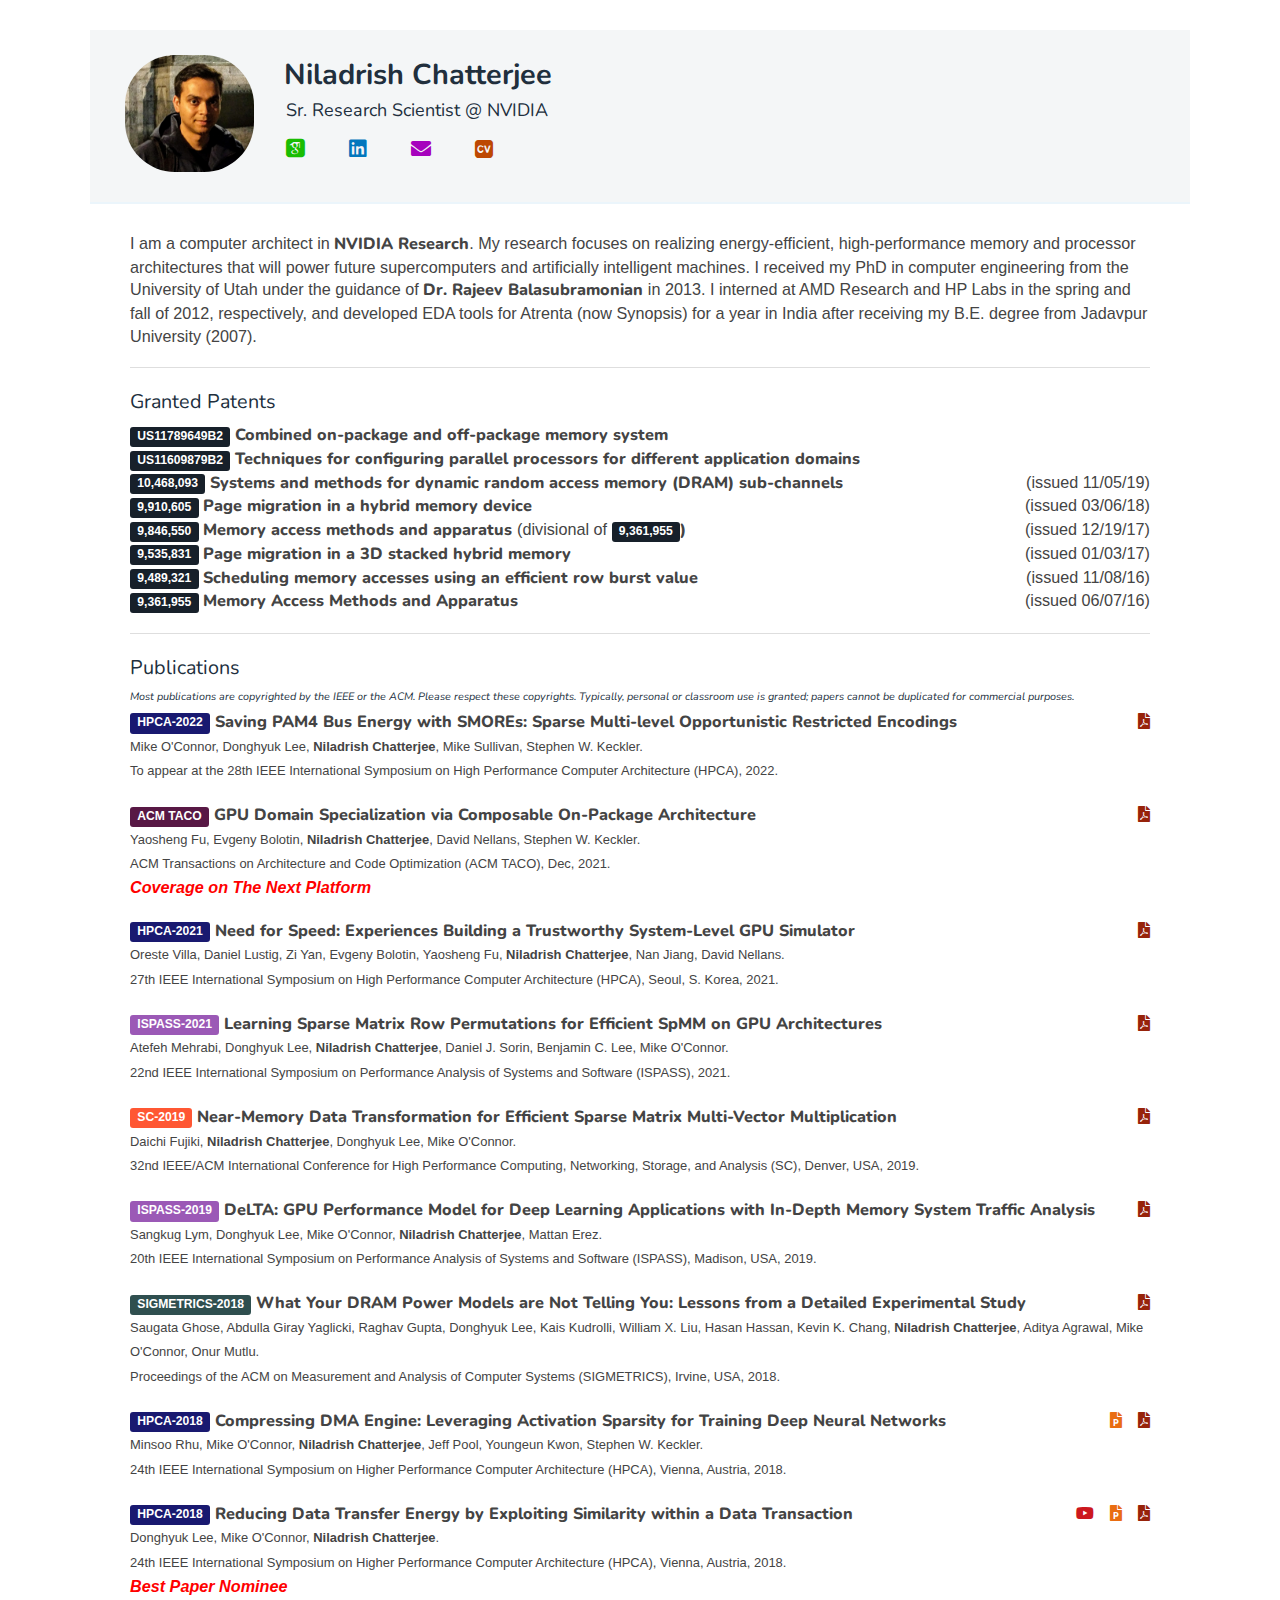
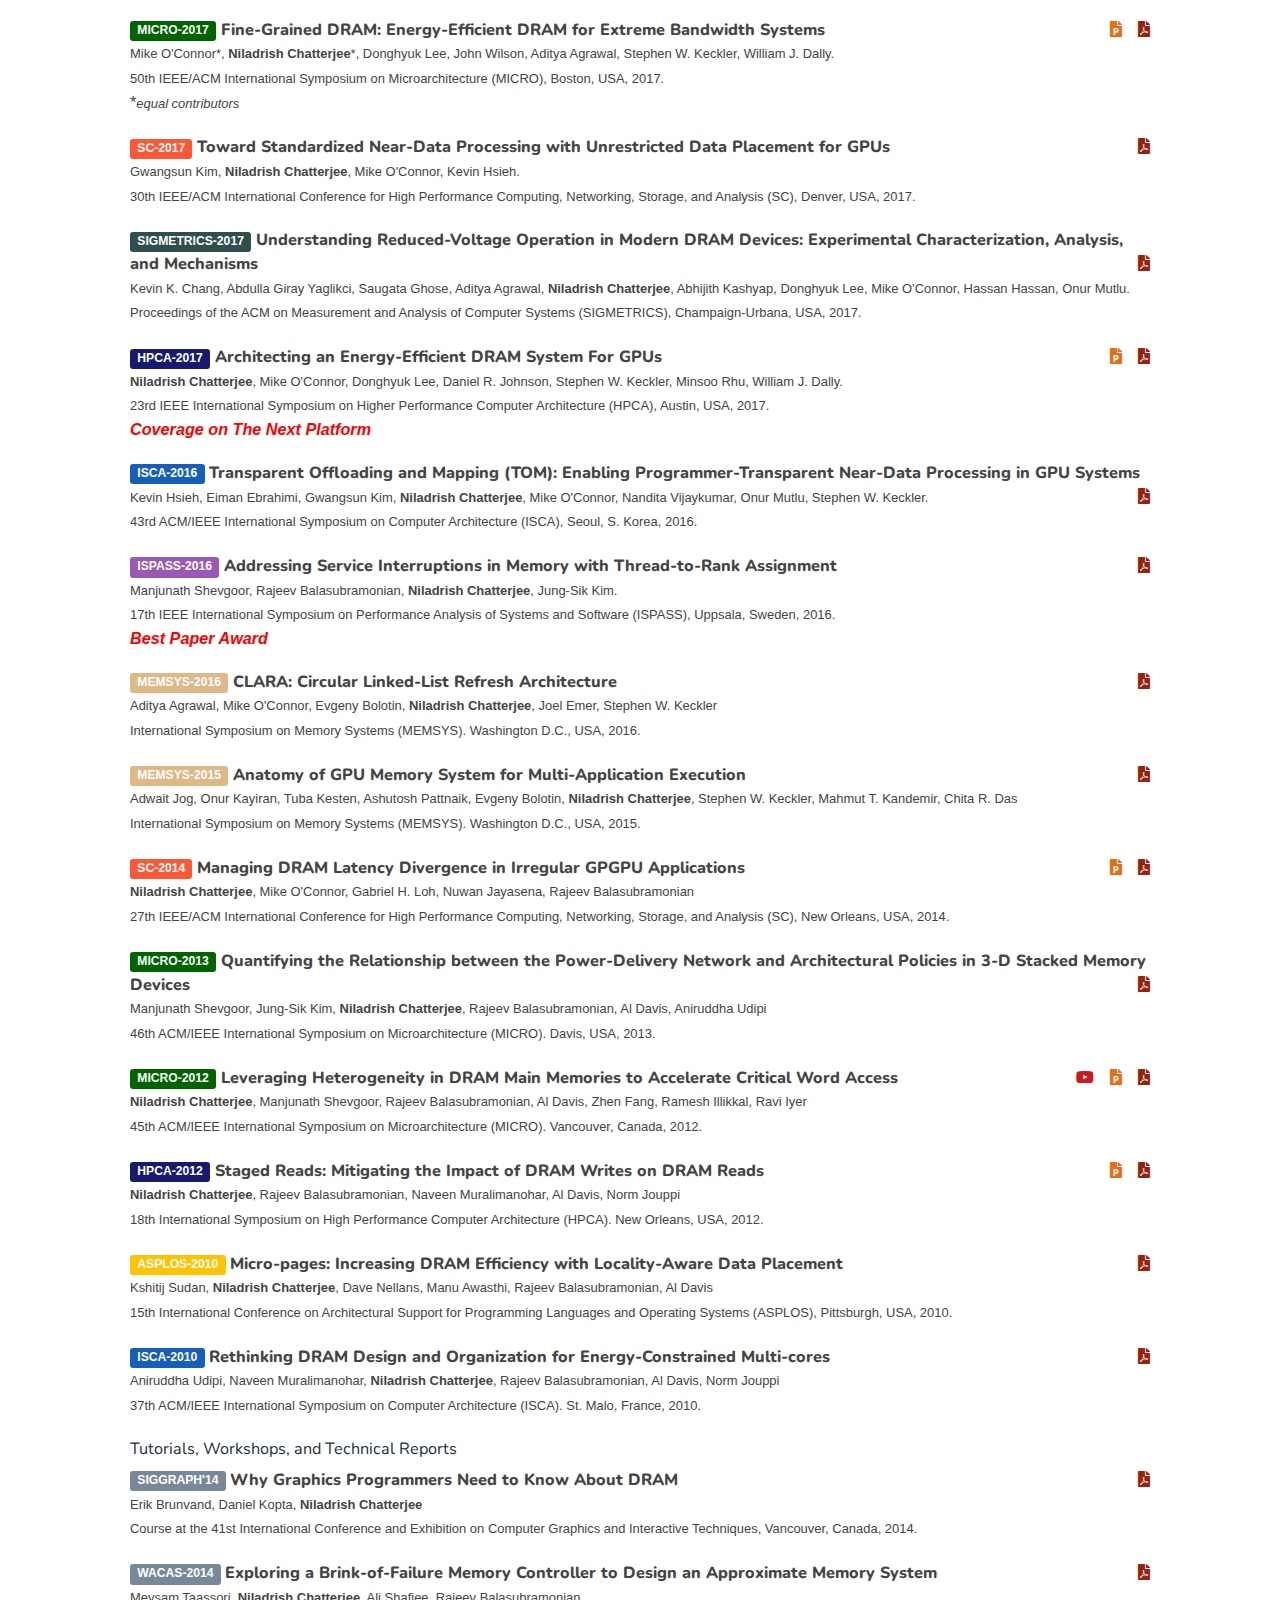
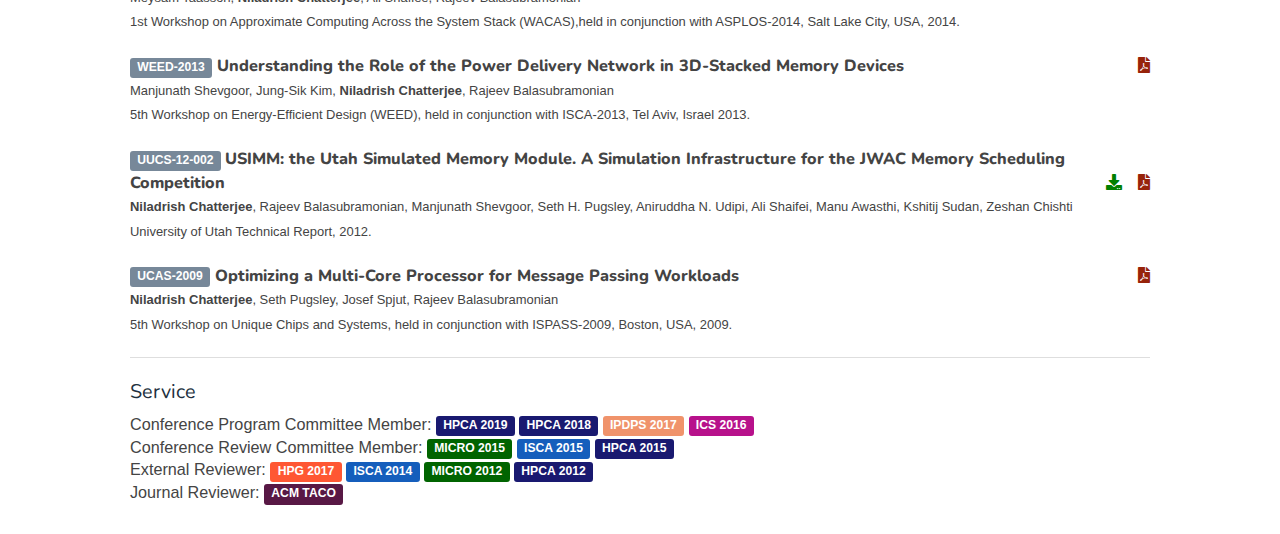
<file: index.html>
<!DOCTYPE html>
<html>
<head>
<!-- Global site tag (gtag.js) - Google Analytics -->
<script async src="https://www.googletagmanager.com/gtag/js?id=UA-28906921-2"></script>
<script>
  window.dataLayer = window.dataLayer || [];
  function gtag(){dataLayer.push(arguments);}
  gtag('js', new Date());

  gtag('config', 'UA-28906921-2');
</script>
<meta name="google-site-verification" content="anzxBENFMBd0OGxkDBFYrViob68dawTZlmQOVpUn6Tg" />
<title>Niladrish Chatterjee</title>

<meta name="viewport" content="width=device-width"/>
<meta name="description" content="Homepage of Niladrish Chatterjee."/>
<meta charset="UTF-8"> 
<META name="keywords" content="Niladrish Chatterjee, Niladrish, NVIDIA, Nvidia, University of Utah, Computer Architecture"> 

<!--<link type="text/css" rel="stylesheet" href="normalize.css">-->
<link type="text/css" rel="stylesheet" href="css/style.css">
<link href='https://fonts.googleapis.com/css?family=Nunito:600' rel='stylesheet' type='text/css'>

<link rel="stylesheet" href="https://use.fontawesome.com/releases/v5.0.7/css/all.css">
<!--<link rel="stylesheet" href="https://cdnjs.cloudflare.com/ajax/libs/font-awesome/4.7.0/css/font-awesome.min.css">-->

<link rel="stylesheet" type="text/css" href="css/academicons.min.css"/>
	
<!--[if lt IE 9]>
<script src="//html5shiv.googlecode.com/svn/trunk/html5.js"></script>
<![endif]-->
</head>
<body id="top">
	<div id="cv">
		<div class="mainDetails">
			<div id="headshot">
				<img src="images/headshot.jpg" alt="Nil Chatterjee" />
			</div>

			<div id="name">
				<h1>Niladrish Chatterjee</h1>
				<h2>Sr. Research Scientist @ NVIDIA</h2>
				<h3>
					<a href="https://scholar.google.com/citations?user=NuCyyPgAAAAJ&hl=en" style="font-size:22px;color:#19BD02;"><i class="ai ai-google-scholar-square"></i></a> 
					&emsp; &emsp;
					<a href="https://www.linkedin.com/in/niladrish-chatterjee-5284957" style="font-size:20px;color:#0277BD;"><i class="fab fa-linkedin"></i></a> 
					&emsp; &emsp; 
					<a href="javascript:location='mailto:\u006e\u0069\u006c\u0063\u0073\u0075\u0074\u0061\u0068\u0040\u0067\u006d\u0061\u0069\u006c\u002e\u0063\u006f\u006d';void 0" style="font-size:20px;color:#A602BD;"><i class="fas fa-envelope"></i></a>
					&emsp; &emsp; 
					<a
						href="pubs/niladrish_chatterjee_cv.pdf" style="font-size:21px;color:#BD4802;"><i class="ai ai-cv-square"></i></a>
				</h3>
			</div>
			<!--
	   <div id="contactDetails" class="quickFade delayFour">
	   <ul>
	   <li><a href="https://scholar.google.com/citations?user=NuCyyPgAAAAJ&hl=en">Google Scholar</a></li>
	   <li><a href="https://www.linkedin.com/in/niladrish-chatterjee-5284957">Linkedin</a></li>
	   <li><a href="mailto:nilcsutah@gmail.com">Email</a></li>
	   </ul>
	   </div>
			-->
			<div class="clear"></div>
		</div>
	
	<div id="mainArea">
		<section>
			<article>
				<!--
				<div class="sectionTitle">
					<h1>About me</h1>
				</div>
				-->
				<div class="sectionContentWide">
                  <p>I am a computer architect in <strong><a
                      href="https://research.nvidia.com/">NVIDIA
                      Research</a></strong>. My research focuses on
                    realizing energy-efficient, high-performance
                    memory and processor architectures that will power
                    future supercomputers and artificially intelligent
                    machines. I received my PhD in computer
                    engineering from the University of Utah under the
                    guidance of <strong><a href="https://www.cs.utah.edu/~rajeev">Dr.
                        Rajeev Balasubramonian</a></strong> in 2013. I interned
                    at AMD Research and HP Labs in the spring and fall
                    of 2012, respectively, and developed EDA tools for
                    Atrenta (now Synopsis) for a year in India after receiving my B.E. degree from Jadavpur University (2007).</p>
				</div>
			</article>
			<div class="clear"></div> 
		</section>
		
		<section>
				<div class="sectionTitle">
					<h1>Granted Patents</h1>
				</div>

				<div class="sectionContent">

				<p> 
					
				<a class="label label-patent"
					href="https://image-ppubs.uspto.gov/dirsearch-public/print/downloadPdf/11789649">US11789649B2</a>
				<strong>Combined on-package and off-package memory system</strong>
				<br>
					
				<a class="label label-patent"
					href="https://image-ppubs.uspto.gov/dirsearch-public/print/downloadPdf/11609879">US11609879B2</a>
				<strong>Techniques for configuring parallel processors for different application domains</strong>
				<br>
					
				<a class="label label-patent" href="http://patft.uspto.gov/netacgi/nph-Parser?Sect1=PTO1&Sect2=HITOFF&d=PALL&p=1&u=%2Fnetahtml%2FPTO%2Fsrchnum.htm&r=1&f=G&l=50&s1=10,468,093.PN.&OS=PN/10,468,093&RS=PN/10,468,093">10,468,093</a> <strong>Systems and methods for dynamic random access memory (DRAM) sub-channels </strong> <span style="float:right;">(issued 11/05/19)</span>
				<br>

<a class="label label-patent" href="http://patft.uspto.gov/netacgi/nph-Parser?Sect1=PTO1&Sect2=HITOFF&d=PALL&p=1&u=%2Fnetahtml%2FPTO%2Fsrchnum.htm&r=1&f=G&l=50&s1=9,910,605.PN.&OS=PN/9,910,605&RS=PN/9,910,605">9,910,605</a> <strong>Page migration in a hybrid memory device</strong> <span style="float:right;">(issued 03/06/18)</span>
				<br>
	
				<a class="label label-patent"
					href="http://patft.uspto.gov/netacgi/nph-Parser?Sect1=PTO1&Sect2=HITOFF&d=PALL&p=1&u=%2Fnetahtml%2FPTO%2Fsrchnum.htm&r=1&f=G&l=50&s1=9,846,550.PN.&OS=PN/9,846,550&RS=PN/9,846,550">9,846,550</a>
				<strong>Memory access methods and apparatus </strong>(divisional of <a class="label label-patent" href="">9,361,955</a><strong>) </strong> <span style="float:right;">(issued 12/19/17)</span>
				<br>

				<a class="label label-patent" href="http://patft.uspto.gov/netacgi/nph-Parser?Sect1=PTO1&Sect2=HITOFF&d=PALL&p=1&u=%2Fnetahtml%2FPTO%2Fsrchnum.htm&r=1&f=G&l=50&s1=9,535,831.PN.&OS=PN/9,535,831&RS=PN/9,535,831">9,535,831</a> <strong>Page migration in a 3D stacked hybrid memory</strong> <span style="float:right;">(issued 01/03/17)</span>
				<br>
 
				<a class="label label-patent" href="http://patft.uspto.gov/netacgi/nph-Parser?Sect1=PTO1&Sect2=HITOFF&d=PALL&p=1&u=%2Fnetahtml%2FPTO%2Fsrchnum.htm&r=1&f=G&l=50&s1=9,489,321.PN.&OS=PN/9,489,321&RS=PN/9,489,321">9,489,321</a> <strong>Scheduling memory accesses using an efficient row burst value</strong> <span style="float:right;">(issued 11/08/16)</span>
				<br>

                		<a class="label label-patent" href="http://patft.uspto.gov/netacgi/nph-Parser?Sect1=PTO1&Sect2=HITOFF&d=PALL&p=1&u=%2Fnetahtml%2FPTO%2Fsrchnum.htm&r=1&f=G&l=50&s1=9,361,955.PN.&OS=PN/9,361,955&RS=PN/9,361,955">9,361,955</a> <strong>Memory Access Methods and Apparatus</strong> <span style="float:right;">(issued 06/07/16)</span>
				<br>	
				 

				</p>

				</div>
		</section>
		<section>
				<div class="sectionTitle">
					<h1>Publications</h1>
				</div>



				<div class="sectionContent">
				<h2>Most publications are copyrighted by the IEEE or the ACM. Please respect these copyrights. Typically, personal or classroom use is granted; papers cannot be duplicated for commercial purposes.</h2>
		
				<p> 
				<a class="label label-hpca" href="http://hpca-conf.org/2022">HPCA-2022</a>
				<strong> Saving PAM4 Bus Energy with SMOREs: Sparse Multi-level Opportunistic Restricted Encodings </strong>
				<span style="float:right;"><a href="" style="font-size:16px;color:#97230A;"><i class="fas fa-file-pdf"></i></a> </span>
				<br>
				<authorlist> Mike O'Connor, Donghyuk Lee, <author>Niladrish Chatterjee</author>, Mike Sullivan, Stephen W. Keckler.</authorlist><br>
				<venue> To appear at the 28th IEEE International Symposium on High Performance Computer Architecture (<b>HPCA</b>), 2022.</venue><br>
				</p>
					
				<p> 
				<a class="label label-taco" href="https://dl.acm.org/journal/taco">ACM TACO</a>
				<strong> GPU Domain Specialization via Composable On-Package Architecture </strong>
				<span style="float:right;"><a href="https://dl.acm.org/doi/10.1145/3484505" style="font-size:16px;color:#97230A;"><i class="fas fa-file-pdf"></i></a> </span>
				<br>
				<authorlist> Yaosheng Fu, Evgeny Bolotin, <author>Niladrish Chatterjee</author>, David Nellans, Stephen W. Keckler.</authorlist><br>
				<venue> ACM Transactions on Architecture and Code Optimization (<b>ACM TACO</b>), Dec, 2021.</venue><br>
				<highlight><a href="https://www.nextplatform.com/2022/01/06/nvidia-research-plots-a-course-to-multiple-multichip-gpu-engines/">Coverage on The Next Platform</a></highlight><br>
				</p>
					
		        	<p> 
				<a class="label label-hpca" href="http://hpca-conf.org/2021">HPCA-2021</a>
				<strong> Need for Speed: Experiences Building a Trustworthy System-Level GPU Simulator </strong>

				<span style="float:right;"><a href="https://ieeexplore.ieee.org/stamp/stamp.jsp?arnumber=9407154" style="font-size:16px;color:#97230A;"><i class="fas fa-file-pdf"></i></a> </span>
				<br>
				<authorlist> Oreste Villa, Daniel Lustig, Zi Yan, Evgeny Bolotin, Yaosheng Fu, <author>Niladrish Chatterjee</author>, Nan Jiang, David Nellans.</authorlist><br>
				<venue>27th IEEE International Symposium on High Performance Computer Architecture (<b>HPCA</b>), Seoul, S. Korea, 2021.</venue><br>
				</p>

				<p> 
				<a class="label label-ispass" href="https://www.ispass.org/ispass2021/">ISPASS-2021</a>
				<strong> Learning Sparse Matrix Row Permutations for Efficient SpMM on GPU Architectures</strong> 
				<span style="float:right;"><a href="pubs/ispass21.pdf" style="font-size:16px;color:#97230A;"><i class="fa fa-file-pdf"></i></a> </span> <br> 
				<authorlist> Atefeh Mehrabi, Donghyuk Lee, <author>Niladrish Chatterjee</author>, Daniel J. Sorin, Benjamin C. Lee, Mike O'Connor.</authorlist><br>
				<venue>22nd IEEE International Symposium on Performance Analysis of Systems and Software (<b>ISPASS</b>), 2021.</venue> <br>
				</p>

				<p> 
				<a class="label label-sc" href="http://sc19.supercomputing.org">SC-2019</a>
				<strong> Near-Memory Data Transformation for Efficient Sparse Matrix Multi-Vector Multiplication </strong>

				<span style="float:right;"><a href="pubs/sc19.pdf" style="font-size:16px;color:#97230A;"><i class="fas fa-file-pdf"></i></a> </span>
				<br>
				<authorlist> Daichi Fujiki, <author>Niladrish Chatterjee</author>, Donghyuk Lee, Mike O'Connor.</authorlist><br>
				<venue>32nd IEEE/ACM International Conference for High Performance Computing, Networking, Storage, and Analysis (<b>SC</b>), Denver, USA, 2019.</venue><br>
				</p>

	
				<p> 
				<a class="label label-ispass" href="https://www.ispass.org/ispass2019/">ISPASS-2019</a>
				<strong> DeLTA: GPU Performance Model for Deep Learning Applications with In-Depth Memory System Traffic Analysis</strong> 
				<span style="float:right;"><a href="pubs/ispass19.pdf" style="font-size:16px;color:#97230A;"><i class="fa fa-file-pdf"></i></a> </span> <br> 
				<authorlist> Sangkug Lym, Donghyuk Lee, Mike O'Connor, <author>Niladrish Chatterjee</author>, Mattan Erez.</authorlist><br>
				<venue>20th IEEE International Symposium on Performance Analysis of Systems and Software (<b>ISPASS</b>), Madison, USA, 2019.</venue> <br>
				</p>

				<p> 
				<a class="label label-sigmetrics" href="https://www.sigmetrics.org/sigmetrics2018/">SIGMETRICS-2018</a>
				<strong>What Your DRAM Power Models are Not Telling You: Lessons from a Detailed Experimental Study</strong> 
				<span style="float:right;"><a href="pubs/sigmetrics18.pdf" style="font-size:16px;color:#97230A;"><i class="fas fa-file-pdf"></i></a> </span>
				<br>
				<authorlist>Saugata Ghose, Abdulla Giray Yaglicki, Raghav Gupta, Donghyuk Lee, Kais Kudrolli, William X. Liu, Hasan Hassan, Kevin K. Chang, <author>Niladrish Chatterjee</author>, Aditya Agrawal, Mike O'Connor, Onur Mutlu.</authorlist><br>
				<venue>Proceedings of the ACM on Measurement and Analysis of Computer Systems (<b>SIGMETRICS</b>), Irvine, USA, 2018.</venue><br>
				</p>
	
				<p> 
				<a class="label label-hpca" href="https://hpca2018.ece.ucsb.edu">HPCA-2018</a> 
				<strong>Compressing DMA Engine: Leveraging Activation Sparsity for Training Deep Neural Networks</strong> 
				<span style="float:right;"><a href="slides/2018_HPCA_CDMA.pdf" style="font-size:16px;color:#E96D12;"><i class="fas fa-file-powerpoint"></i></a>&emsp;<a href="pubs/hpca18-cdma.pdf" style="font-size:16px;color:#97230A;"><i class="fas fa-file-pdf"></i></a> </span>
				<br>
				<authorlist>Minsoo Rhu, Mike O'Connor, <author>Niladrish Chatterjee</author>, Jeff Pool, Youngeun Kwon, Stephen W. Keckler.</authorlist><br>
				<venue>24th IEEE International Symposium on Higher Performance Computer Architecture (<b>HPCA</b>), Vienna, Austria, 2018.</venue><br>

				</p>

				<p> 
				<a class="label label-hpca" href="https://hpca2018.ece.ucsb.edu">HPCA-2018</a> 
				<strong>Reducing Data Transfer Energy by Exploiting Similarity within a Data Transaction</strong>
				<span style="float:right;"><a href="https://www.youtube.com/watch?v=5EyU7CemJ1Y&feature=youtu.be" style="font-size:16px;color:#CC181E;"><i class="fab fa-youtube"></i></a>&emsp;<a href="slides/2018_HPCA_XOR.pptx" style="font-size:16px;color:#E96D12;"><i class="fas fa-file-powerpoint"></i></a>&emsp;<a href="pubs/hpca18-xor.pdf" style="font-size:16px;color:#97230A;"><i class="fas fa-file-pdf"></i></a> </span>
				<br>
				<authorlist>Donghyuk Lee, Mike O'Connor, <author>Niladrish Chatterjee</author>.</authorlist><br>
				<venue>24th IEEE International Symposium on Higher Performance Computer Architecture (<b>HPCA</b>), Vienna, Austria, 2018.</venue><br>

				<highlight>Best Paper Nominee</highlight><br>
				</p>

				<p> 
				<a class="label label-micro" href="https://www.microarch.org/micro50/">MICRO-2017</a>
				<strong> Fine-Grained DRAM: Energy-Efficient DRAM for Extreme Bandwidth Systems </strong>
				<span style="float:right;"><a href="slides/2017_MICRO_Fine-Grained_DRAM.pptx" style="font-size:16px;color:#E96D12;"><i class="fas fa-file-powerpoint"></i></a>&emsp;<a href="pubs/micro17.pdf" style="font-size:16px;color:#97230A;"><i class="fas fa-file-pdf"></i></a> </span>
				<br>
				<authorlist> Mike O'Connor<sup>*</sup>, <author>Niladrish Chatterjee</author><sup>*</sup>, Donghyuk Lee, John Wilson, Aditya Agrawal, Stephen W. Keckler, William J. Dally.</authorlist><br>
				<venue>50th IEEE/ACM International Symposium on Microarchitecture (<b>MICRO</b>), Boston, USA, 2017.</venue><br>
				<sup>*</sup><remark>equal contributors</remark><br>
				</p>

				<p> 
				<a class="label label-sc" href="http://sc17.supercomputing.org">SC-2017</a>
				<strong> Toward Standardized Near-Data Processing with Unrestricted Data Placement for GPUs </strong>

				<span style="float:right;"><a href="pubs/sc17.pdf" style="font-size:16px;color:#97230A;"><i class="fas fa-file-pdf"></i></a> </span>
				<br>
				<authorlist> Gwangsun Kim, <author>Niladrish Chatterjee</author>, Mike O'Connor, Kevin Hsieh.</authorlist><br>
				<venue>30th IEEE/ACM International Conference for High Performance Computing, Networking, Storage, and Analysis (<b>SC</b>), Denver, USA, 2017.</venue><br>
				</p>

				<!--
	    <p> 
	    <a class="label label-arxiv" href="https://arxiv.org/abs/1705.01626">ARXIV</a>
	    <strong>Compressing DMA Engine: Leveraging Activation Sparsity for Training Deep Neural Networks</strong> 
	    <span style="float:right;"><a href="https://arxiv.org/pdf/1705.01626.pdf" style="font-size:16px;color:#97230A;"><i class="fas fa-file-pdf"></i></a> </span> <br>
	    <authorlist>Minsoo Rhu, Mike O'Connor, <author>Niladrish Chatterjee</author>, Jeff Pool, Stephen W. Keckler.</authorlist><br>
	    <venue> arxiv preprint, 2017.</venue><br>
	    </p>
				-->

				<p> 
				<a class="label label-sigmetrics" href="https://www.sigmetrics.org/sigmetrics2017/">SIGMETRICS-2017</a>
				<strong>Understanding Reduced-Voltage Operation in Modern DRAM Devices: Experimental Characterization, Analysis, and Mechanisms</strong> 
				<span style="float:right;"><a href="pubs/sigmetrics17.pdf" style="font-size:16px;color:#97230A;"><i class="fas fa-file-pdf"></i></a> </span> <br>
				<authorlist>Kevin K. Chang, Abdulla Giray Yaglikci, Saugata Ghose, Aditya Agrawal, <author>Niladrish Chatterjee</author>, Abhijith Kashyap, Donghyuk Lee, Mike O'Connor, Hassan Hassan, Onur Mutlu.</authorlist><br>
				<venue>Proceedings of the ACM on Measurement and Analysis of Computer Systems (<b>SIGMETRICS</b>), Champaign-Urbana, USA, 2017.</venue><br>
				</p>

				<p> 
				<a class="label label-hpca" href="https://hpca2017.org">HPCA-2017</a>
				<strong>Architecting an Energy-Efficient DRAM System For GPUs</strong> 
				<span style="float:right;"><a href="slides/2017_HPCA_Architecting.pptx" style="font-size:16px;color:#E96D12;"><i class="fas fa-file-powerpoint"></i></a>&emsp;<a href="pubs/hpca17.pdf" style="font-size:16px;color:#97230A;"><i class="fas fa-file-pdf"></i></a></span><br>
				<authorlist><author>Niladrish Chatterjee</author>, Mike O'Connor, Donghyuk Lee, Daniel R. Johnson, Stephen W. Keckler, Minsoo Rhu, William J. Dally.</authorlist><br>
				<venue>23rd IEEE International Symposium on Higher Performance Computer Architecture (<b>HPCA</b>), Austin, USA, 2017.</venue><br>
				<highlight><a href="https://www.nextplatform.com/2017/03/23/squeezing-joules-dram-possibly-without-stacking/">Coverage on The Next Platform</a></highlight><br>
				</p>


				<p> 
				<a class="label label-isca" href="https://isca2016.eecs.umich.edu/">ISCA-2016</a>
				<strong> Transparent Offloading and Mapping (TOM): Enabling Programmer-Transparent Near-Data Processing in GPU Systems </strong> 
				<span style="float:right;"><a href="pubs/isca16.pdf" style="font-size:16px;color:#97230A;"><i class="fas fa-file-pdf"></i></a> </span> <br>
				<authorlist> Kevin Hsieh, Eiman Ebrahimi, Gwangsun Kim, <author>Niladrish Chatterjee</author>, Mike O'Connor, Nandita Vijaykumar, Onur Mutlu, Stephen W. Keckler.</authorlist><br>
				<venue>43rd ACM/IEEE International Symposium on Computer Architecture (<b>ISCA</b>), Seoul, S. Korea, 2016.</venue><br>
				</p>

				<p> 
				<a class="label label-ispass" href="https://www.ispass.org/ispass2016/">ISPASS-2016</a>
				<strong> Addressing Service Interruptions in Memory with Thread-to-Rank Assignment</strong> 
				<span style="float:right;"><a href="pubs/ispass16.pdf" style="font-size:16px;color:#97230A;"><i class="fas fa-file-pdf"></i></a> </span> <br> 
				<authorlist> Manjunath Shevgoor, Rajeev Balasubramonian, <author>Niladrish Chatterjee</author>, Jung-Sik Kim.</authorlist><br>
				<venue>17th IEEE International Symposium on Performance Analysis of Systems and Software (<b>ISPASS</b>), Uppsala, Sweden, 2016.</venue> <br>
				<highlight>Best Paper Award</highlight><br>
				</p>

				<p> 
				<a class="label label-memsys" href="https://memsys.io/memsys-2016/">MEMSYS-2016</a>
				<strong> CLARA: Circular Linked-List Refresh Architecture </strong> 
				<span style="float:right;"><a href="pubs/memsys16.pdf" style="font-size:16px;color:#97230A;"><i class="fas fa-file-pdf"></i></a>  </span><br>
				<authorlist> Aditya Agrawal, Mike O'Connor, Evgeny Bolotin, <author>Niladrish Chatterjee</author>, Joel Emer, Stephen W. Keckler</authorlist><br>
				<venue>International Symposium on Memory Systems (MEMSYS). Washington D.C., USA, 2016.</venue> <br>
				</p>

				<p> 
				<a class="label label-memsys" href="https://memsys.io/memsys-2015/">MEMSYS-2015</a>
				<strong> Anatomy of GPU Memory System for Multi-Application Execution </strong>
				<span style="float:right;"><a href="pubs/memsys15.pdf" style="font-size:16px;color:#97230A;"><i class="fas fa-file-pdf"></i></a></span><br>
				<authorlist> Adwait Jog, Onur Kayiran, Tuba Kesten, Ashutosh Pattnaik, Evgeny Bolotin, <author>Niladrish Chatterjee</author>, Stephen W. Keckler, Mahmut T. Kandemir, Chita R. Das</authorlist><br>
				<venue>International Symposium on Memory Systems (MEMSYS). Washington D.C., USA, 2015. </venue><br>
				</p>

				<p> 
				<a class="label label-sc" href="http://sc14.supercomputing.org/about-sc14.html">SC-2014</a>
				<strong> Managing DRAM Latency Divergence in Irregular GPGPU Applications </strong>
				<span style="float:right;"><a href="slides/2014_SC_Managing.pptx" style="font-size:16px;color:#E96D12;"><i class="fas fa-file-powerpoint"></i></a>&emsp;<a href="pubs/sc14.pdf" style="font-size:16px;color:#97230A;"><i class="fas fa-file-pdf"></i></a> </span><br>
				<authorlist> <author>Niladrish Chatterjee</author>, Mike O'Connor, Gabriel H. Loh, Nuwan Jayasena, Rajeev Balasubramonian</authorlist><br>
				<venue>27th IEEE/ACM International Conference for High Performance Computing, Networking, Storage, and Analysis (<b>SC</b>), New Orleans, USA, 2014.</venue><br>
				</p>

				<p> 
				<a class="label label-micro" href="https://www.microarch.org/micro46">MICRO-2013</a>
				<strong> Quantifying the Relationship between the Power-Delivery Network and Architectural Policies in 3-D Stacked Memory Devices</strong>
				<span style="float:right;"><a href="pubs/micro13.pdf" style="font-size:16px;color:#97230A;"><i class="fas fa-file-pdf"></i></a></span><br>
				<authorlist>Manjunath Shevgoor, Jung-Sik Kim, <author>Niladrish Chatterjee</author>, Rajeev Balasubramonian, Al Davis, Aniruddha Udipi</authorlist><br>
				<venue>46th ACM/IEEE International Symposium on Microarchitecture (<b>MICRO</b>). Davis, USA, 2013.</venue><br>
				</p>		

				<p> 
				<a class="label label-micro" href="https://www.microarch.org/micro45">MICRO-2012</a>
				<strong> Leveraging Heterogeneity in DRAM Main Memories to Accelerate Critical Word Access </strong>
				<span style="float:right;"><a href="https://youtu.be/92OszNy6L0M?start=346" style="font-size:16px;color:#CC181E;"><i class="fab fa-youtube"></i></a>&emsp;<a href="slides/2012_MICRO_Leveraging.pptx" style="font-size:16px;color:#E96D12;"><i class="fas fa-file-powerpoint"></i></a>&emsp;<a href="pubs/micro12.pdf" style="font-size:16px;color:#97230A;"><i class="fas fa-file-pdf"></i></a> </span><br>
				<authorlist><author>Niladrish Chatterjee</author>,  Manjunath Shevgoor, Rajeev Balasubramonian, Al Davis, Zhen Fang, Ramesh Illikkal, Ravi Iyer </authorlist><br>
				<venue>45th ACM/IEEE International Symposium on Microarchitecture (<b>MICRO</b>). Vancouver, Canada, 2012. </venue><br>
				</p>	

				<p> 
				<a class="label label-hpca" href="https://www.ece.lsu.edu/hpca-18/">HPCA-2012</a>
				<strong> Staged Reads: Mitigating the Impact of DRAM Writes on DRAM Reads</strong>
				<span style="float:right;"> <a href="slides/2012_HPCA_Staged.ppt" style="font-size:16px;color:#E96D12;"><i class="fas fa-file-powerpoint"></i></a>&emsp;<a href="pubs/hpca12.pdf" style="font-size:16px;color:#97230A;"><i class="fas fa-file-pdf"></i></a></span><br>
				<authorlist><author>Niladrish Chatterjee</author>, Rajeev Balasubramonian, Naveen Muralimanohar, Al Davis, Norm Jouppi</authorlist><br>
				<venue> 18th International Symposium on High Performance Computer Architecture (<b>HPCA</b>). New Orleans, USA, 2012. </venue> <br>
				</p>	

				<p> 
				<a class="label label-asplos" href="https://www.ece.cmu.edu/CALCM/asplos10/doku.php">ASPLOS-2010</a>
				<strong> Micro-pages: Increasing DRAM Efficiency with Locality-Aware Data Placement</strong>
				<span style="float:right;"><a href="pubs/asplos10.pdf" style="font-size:16px;color:#97230A;"><i class="fas fa-file-pdf"></i></a></span><br>
				<authorlist>Kshitij Sudan, <author>Niladrish Chatterjee</author>, Dave Nellans, Manu Awasthi, Rajeev Balasubramonian, Al Davis</authorlist><br>
				<venue> 15th International Conference on Architectural Support for Programming Languages and Operating Systems (<b>ASPLOS</b>), Pittsburgh, USA, 2010. </venue> <br>
				</p>

				<p> 
				<a class="label label-isca" href="https://isca2010.inria.fr/">ISCA-2010</a>
				<strong>Rethinking DRAM Design and Organization for Energy-Constrained Multi-cores</strong>
				<span style="float:right;"><a href="pubs/isca10.pdf" style="font-size:16px;color:#97230A;"><i class="fas fa-file-pdf"></i></a></span><br>
				<authorlist> Aniruddha Udipi, Naveen Muralimanohar, <author>Niladrish Chatterjee</author>, Rajeev Balasubramonian, Al Davis, Norm Jouppi</authorlist><br>
				<venue> 37th ACM/IEEE International Symposium on Computer Architecture (<b>ISCA</b>). St. Malo, France, 2010. </venue><br>
				</p>
				</div>

				<div class="sectionTitle">
					<h2>Tutorials, Workshops, and Technical Reports</h2>
				</div>

				<div class="sectionContent">
					<p> 
					<a class="label label-others" href="https://s2014.siggraph.org/attendees/courses/events/why-graphics-programmers-need-know-about-dram.html">SIGGRAPH'14</a>
					<strong>Why Graphics Programmers Need to Know About DRAM</strong>
					<span style="float:right;"><a href="slides/2014_SIGGRAPH_Why.pdf" style="font-size:16px;color:#97230A;"><i class="fas fa-file-pdf"></i></a></span><br>
					<authorlist> Erik Brunvand, Daniel Kopta, <author>Niladrish Chatterjee</author></authorlist><br>
					<venue> Course at the 41st International Conference and Exhibition on Computer Graphics and Interactive Techniques, Vancouver, Canada, 2014. </venue><br>
					</p>

					<p> 
					<a class="label label-others" href="https://sampa.cs.washington.edu/new/wacas14/">WACAS-2014</a>
					<strong> Exploring a Brink-of-Failure Memory Controller to Design an Approximate Memory System</strong>
					<span style="float:right;"><a href="pubs/wacas14.pdf" style="font-size:16px;color:#97230A;"><i class="fas fa-file-pdf"></i></a></span><br>
					<authorlist> Meysam Taassori, <author>Niladrish Chatterjee</author>, Ali Shafiee, Rajeev Balasubramonian </authorlist><br>
					<venue> 1st Workshop on Approximate Computing Across the System Stack (WACAS),held in conjunction with ASPLOS-2014, Salt Lake City, USA, 2014. </venue><br>
					</p>

					<p> 
					<a class="label label-others" href="https://research.ihost.com/weed2013/">WEED-2013</a>
					<strong> Understanding the Role of the Power Delivery Network in 3D-Stacked Memory Devices</strong>
					<span style="float:right;"> <a href="pubs/weed13.pdf" style="font-size:16px;color:#97230A;"><i class="fas fa-file-pdf"></i></a></span><br>
					<authorlist> Manjunath Shevgoor, Jung-Sik Kim, <author>Niladrish Chatterjee</author>, Rajeev Balasubramonian</authorlist><br>
					<venue>5th Workshop on Energy-Efficient Design (WEED), held in conjunction with ISCA-2013, Tel Aviv, Israel 2013. </venue> <br>
					</p>

					<p> 
					<a class="label label-others" href="https://www.cs.utah.edu/~nil/pubs/usimm.pdf">UUCS-12-002</a>
					<strong> USIMM: the Utah Simulated Memory Module. A Simulation Infrastructure for the JWAC Memory Scheduling Competition</strong>
					<span style="float:right;"><a href="https://www.cs.utah.edu/~rajeev/usimm-v1.3.tar.gz" style="font-size:16px;color:green;"><i class="fa fa-download"></i></a>&emsp;<a href="pubs/usimm.pdf" style="font-size:16px;color:#97230A;"><i class="fas fa-file-pdf"></i></a></span><br>
					<authorlist><author>Niladrish Chatterjee</author>, Rajeev Balasubramonian, Manjunath Shevgoor, Seth H. Pugsley, Aniruddha N. Udipi, Ali Shaifei, Manu Awasthi, Kshitij Sudan, Zeshan Chishti</authorlist><br>
					<venue> University of Utah Technical Report, 2012. </venue> <br>
					</p>

					<p> 
					<a class="label label-others" href="https://ispass.org/ucas5/">UCAS-2009</a>
					<strong> Optimizing a Multi-Core Processor for Message Passing Workloads</strong>
					<span style="float:right;"><a href="pubs/ucas09.pdf" style="font-size:16px;color:#97230A;"><i class="fas fa-file-pdf"></i></a></span><br>
					<authorlist> <author>Niladrish Chatterjee</author>, Seth Pugsley, Josef Spjut, Rajeev Balasubramonian</authorlist><br>
					<venue>5th Workshop on Unique Chips and Systems, held in conjunction with ISPASS-2009, Boston, USA, 2009. </venue><br>
					</p>
				</div>

				
				<div class="clear"></div>
		</section>

        <section>
			<div class="sectionTitle">
				<h1>Service</h1>
              </div>

              <div class="sectionContent">
                <p>
                    Conference Program Committee Member: 
                    <a class="label label-hpca" href="http://hpca2019.seas.gwu.edu/index.html">HPCA 2019</a>
                    <a class="label label-hpca" href="https://hpca2018.ece.ucsb.edu">HPCA 2018</a>
                    <a class="label label-ipdps" href="http://www.ipdps.org">IPDPS 2017</a>
                    <a class="label label-ics" href="http://ics16.bilkent.edu.tr/">ICS 2016</a>
                    <br>
                    Conference Review Committee Member: 
		    <a class="label label-micro" href="https://www.microarch.org/micro48/">MICRO 2015</a>
                    <a class="label label-isca" href="https://www.ece.cmu.edu/calcm/isca2015/">ISCA 2015</a>
                    <a class="label label-hpca" href="http://darksilicon.org/hpca/">HPCA 2015</a>
                    <br>
                    External Reviewer: 
                    <a class="label label-hpg" href="http://www.highperformancegraphics.org/2017/">HPG 2017</a>
                    <a class="label label-isca" href="https://cag.engr.uconn.edu/isca2014/">ISCA 2014</a>
                    <a class="label label-micro" href="https://www.microarch.org/micro45/">MICRO 2012</a>
                    <a class="label label-hpca" href="https://www.ece.lsu.edu/hpca-18/">HPCA 2012</a>
                    <br>
                    Journal Reviewer:
                    <a class="label label-taco" href="https://taco.acm.org/">ACM TACO</a>

                </p>
			</div>
        </section>
<!--
		<aside>
			<div class="asideTitle">
			<h1></h1>
			</div>

			<div class="asideContent">
			<h2></h2>
			<p>
				<a href="pubs/usimm.pdf" style="font-size:16px;color:#97230A;"><i class="fa fa-file-pdf-o"></i></a>
			</p>
			</div>
		</aside>
-->

		<!--
		<section>
			<div class="sectionTitle">
				<h1>Work Experience</h1>
			</div>
			
			<div class="sectionContent">
				<article>
					<h2>Job Title at Company</h2>
					<p class="subDetails">April 2011 - Present</p>
					<p>Lorem ipsum dolor sit amet, consectetur adipiscing elit. Donec ultricies massa et erat luctus hendrerit. Curabitur non consequat enim. Vestibulum bibendum mattis dignissim. Proin id sapien quis libero interdum porttitor.</p>
				</article>
				
				<article>
					<h2>Job Title at Company</h2>
					<p class="subDetails">Janruary 2007 - March 2011</p>
					<p>Lorem ipsum dolor sit amet, consectetur adipiscing elit. Donec ultricies massa et erat luctus hendrerit. Curabitur non consequat enim. Vestibulum bibendum mattis dignissim. Proin id sapien quis libero interdum porttitor.</p>
				</article>
				
				<article>
					<h2>Job Title at Company</h2>
					<p class="subDetails">October 2004 - December 2006</p>
					<p>Lorem ipsum dolor sit amet, consectetur adipiscing elit. Donec ultricies massa et erat luctus hendrerit. Curabitur non consequat enim. Vestibulum bibendum mattis dignissim. Proin id sapien quis libero interdum porttitor.</p>
				</article>
			</div>
			<div class="clear"></div>
		</section>
		
		
		<section>
			<div class="sectionTitle">
				<h1>Key Skills</h1>
			</div>
			
			<div class="sectionContent">
				<ul class="keySkills">
					<li>A Key Skill</li>
					<li>A Key Skill</li>
					<li>A Key Skill</li>
					<li>A Key Skill</li>
					<li>A Key Skill</li>
					<li>A Key Skill</li>
					<li>A Key Skill</li>
					<li>A Key Skill</li>
				</ul>
			</div>
			<div class="clear"></div>
		</section>
		
		
		<section>
			<div class="sectionTitle">
				<h1>Education</h1>
			</div>
			
			<div class="sectionContent">
				<article>
					<h2>College/University</h2>
					<p class="subDetails">Qualification</p>
					<p>Lorem ipsum dolor sit amet, consectetur adipiscing elit. Donec ultricies massa et erat luctus hendrerit. Curabitur non consequat enim.</p>
				</article>
				
				<article>
					<h2>College/University</h2>
					<p class="subDetails">Qualification</p>
					<p>Lorem ipsum dolor sit amet, consectetur adipiscing elit. Donec ultricies massa et erat luctus hendrerit. Curabitur non consequat enim.</p>
				</article>
			</div>
			<div class="clear"></div>
		</section>
		-->
	</div>
</div>
<!--	
<script type="text/javascript">
var gaJsHost = (("https:" == document.location.protocol) ? "https://ssl." : "http://www.");
document.write(unescape("%3Cscript src='" + gaJsHost + "google-analytics.com/ga.js' type='text/javascript'%3E%3C/script%3E"));
</script>
<script type="text/javascript">
var pageTracker = _gat._getTracker("UA-3753241-1");
pageTracker._initData();
pageTracker._trackPageview();
</script>
-->
</body>
</html>
</file>
<file: css/style.css>
html,body,div,span,object,iframe,h1,h2,h3,h4,h5,h6,p,blockquote,pre,abbr,address,cite,code,del,dfn,em,img,ins,kbd,q,samp,small,strong,sub,sup,var,b,i,dl,dt,dd,ol,ul,li,fieldset,form,label,legend,table,caption,tbody,tfoot,thead,tr,th,td,article,aside,canvas,details,figcaption,figure,footer,header,hgroup,menu,nav,section,summary,time,mark,audio,video {
border:0;
font:inherit;
font-size:100%;
margin:0;
padding:0;
vertical-align:baseline;
}

article,aside,details,figcaption,figure,footer,header,hgroup,menu,nav,section {
display:block;
}

<!-- html, body {background: #ffffff; font-family: 'Nunito', helvetica, arial, sans-serif; font-size: 18px; color: #212F3D;} -->
html, body {background: #ffffff; font-family: 'Varela Round', helvetica, arial, sans-serif; font-size: 18px; color: #212F3D;}

.clear {clear: both;}

p {
	font-size: 0.9em;
	line-height: 1.4em;
	margin-bottom: 20px;
	color: #444;
}

#cv {
	width: 98%;
	max-width: 1100px;
	background: #ffffff;
	margin: 30px auto;
}

.mainDetails {
	padding: 25px 35px;
	border-bottom: 2px solid #EBF5FB;
	background: #ededed;
	background: #F4F6F7
}

#name h1 {
	font-size: 1.6em;
	font-weight: 700;
	font-family: 'Nunito', Helvetica, Arial, sans-serif;
	margin-bottom: -6px;
}

#name h2 {
	font-size: 1em;
	margin-left: 2px;
	margin-top: 10px;
	font-family: 'Nunito', Helvetica, Arial, sans-serif;
}

#name h3 {
	font-size: 0.9em;
	text-decoration: none;
	margin-top: 12px;
	margin-left: 2px;
	font-family: 'Nunito', Helvetica, Arial, sans-serif;
}

#mainArea {
	padding: 0 40px;
}

#headshot {
	width: 12.5%;
	float: left;
	margin-right: 30px;
}

#headshot img {
	width: 100%;
	height: auto;
	-webkit-border-radius: 50px;
	border-radius: 50px;
}

#name {
	float: left;
}

#contactDetails {
	float: right;
}

#contactDetails ul {
	list-style-type: none;
	font-size: 0.9em;
	margin-top: 8px;
}

#contactDetails ul li {
	margin-bottom: 3px;
	color: #444;
}

#contactDetails ul li a, a[href^=tel] {
	color: #444; 
	text-decoration: none;
	-webkit-transition: all .3s ease-in;
	-moz-transition: all .3s ease-in;
	-o-transition: all .3s ease-in;
	-ms-transition: all .3s ease-in;
	transition: all .3s ease-in;
}

#contactDetails ul li a:hover { 
	color: #cf8a05;
}

section {
	float: left ;
	border-top: 1px solid #dedede;
	padding: 20px 0 0;
	width:100%;
}

section:first-child {
	border-top: 0;
}

section:last-child {
	padding: 20px 0 10px;
}

.sectionTitle {
	float: left;
	width: 40%;
}

.sectionContent {
	margin-top: 8px;
	float: left;
	width: 100%;
}

.sectionContentWide {
	margin-top: 8px;
	float: left;
	width: 100%;
}

.sectionTitle h1 {
	font-family: 'Nunito', Helvetica, Arial, sans-serif;
	#font-style: italic;
	font-size: 1.10em;
	color: #00000;
}
.sectionTitle h2 {
	font-family: 'Nunito', Helvetica, Arial, sans-serif;
	#font-style: italic;
	font-size: 0.9em;
	color: #00000;
}
.sectionContent h2 {
	font-family: 'Nunito', Helvetica, Arial, sans-serif;
	font-size: 0.6em;
	font-style: italic;
	margin-bottom: 6px;
}

.subDetails {
	font-size: 0.8em;
	font-style: italic;
	margin-bottom: 3px;
}

.keySkills {
	list-style-type: none;
	-moz-column-count:3;
	-webkit-column-count:3;
	column-count:3;
	margin-bottom: 20px;
	font-size: 1em;
	color: #444;
}

.keySkills ul li {
	margin-bottom: 3px;
}

@media all and (min-width: 602px) and (max-width: 800px) {
	#headshot {
		display: none;
	}
	
	.keySkills {
	-moz-column-count:2;
	-webkit-column-count:2;
	column-count:2;
	}
}

@media all and (max-width: 601px) {
	#cv {
		width: 95%;
		margin: 10px auto;
		min-width: 280px;
	}
	
	#headshot {
		display: none;
	}
	
	#name, #contactDetails {
		float: none;
		width: 100%;
		text-align: center;
	}
	
	.sectionTitle, .sectionContent {
		float: none;
		width: 100%;
	}
	
	.sectionTitle {
		margin-left: -2px;
		font-size: 1.25em;
	}
	
	.keySkills {
		-moz-column-count:2;
		-webkit-column-count:2;
		column-count:2;
	}
}

@media all and (max-width: 480px) {
	.mainDetails {
		padding: 15px 15px;
	}
	
	section {
		padding: 15px 0 0;
	}
	
	#mainArea {
		padding: 0 25px;
	}

	
	.keySkills {
	-moz-column-count:1;
	-webkit-column-count:1;
	column-count:1;
	}
	
	#name h1 {
		line-height: .8em;
		margin-bottom: 4px;
	}
}

@media print {
    #cv {
        width: 100%;
    }
}

@-webkit-keyframes reset {
	0% {
		opacity: 0;
	}
	100% {
		opacity: 0;
	}
}

@-webkit-keyframes fade-in {
	0% {
		opacity: 0;
	}
	40% {
		opacity: 0;
	}
	100% {
		opacity: 1;
	}
}

@-moz-keyframes reset {
	0% {
		opacity: 0;
	}
	100% {
		opacity: 0;
	}
}

@-moz-keyframes fade-in {
	0% {
		opacity: 0;
	}
	40% {
		opacity: 0;
	}
	100% {
		opacity: 1;
	}
}

@keyframes reset {
	0% {
		opacity: 0;
	}
	100% {
		opacity: 0;
	}
}

@keyframes fade-in {
	0% {
		opacity: 0;
	}
	40% {
		opacity: 0;
	}
	100% {
		opacity: 1;
	}
}

.instaFade {
    -webkit-animation-name: reset, fade-in;
    -webkit-animation-duration: 1.5s;
    -webkit-animation-timing-function: ease-in;
	
	-moz-animation-name: reset, fade-in;
    -moz-animation-duration: 1.5s;
    -moz-animation-timing-function: ease-in;
	
	animation-name: reset, fade-in;
    animation-duration: 1.5s;
    animation-timing-function: ease-in;
}

.quickFade {
    -webkit-animation-name: reset, fade-in;
    -webkit-animation-duration: 2.5s;
    -webkit-animation-timing-function: ease-in;
	
	-moz-animation-name: reset, fade-in;
    -moz-animation-duration: 2.5s;
    -moz-animation-timing-function: ease-in;
	
	animation-name: reset, fade-in;
    animation-duration: 2.5s;
    animation-timing-function: ease-in;
}
 
.delayOne {
	-webkit-animation-delay: 0, .5s;
	-moz-animation-delay: 0, .5s;
	animation-delay: 0, .5s;
}

.delayTwo {
	-webkit-animation-delay: 0, 1s;
	-moz-animation-delay: 0, 1s;
	animation-delay: 0, 1s;
}

.delayThree {
	-webkit-animation-delay: 0, 1.5s;
	-moz-animation-delay: 0, 1.5s;
	animation-delay: 0, 1.5s;
}

.delayFour {
	-webkit-animation-delay: 0, 2s;
	-moz-animation-delay: 0, 2s;
	animation-delay: 0, 2s;
}

.delayFive {
	-webkit-animation-delay: 0, 2.5s;
	-moz-animation-delay: 0, 2.5s;
	animation-delay: 0, 2.5s;
}

author {
  /*color: #111;*/
  /*font-size: 14.0px;*/
  font-weight: 600;
  /*text-decoration: underline;*/
}

authorlist {
	/*color: #111;*/
	font-size: 0.8em;
}

remark {
  font-size: 0.8em;
  font-style: italic;
}


venue {
	font-size:0.8em;
}

strong {
  /*color: blue;*/
  /*font-size: 14.0px; */
  font-weight: 800;
  font-family: 'Nunito', Helvetica, Arial, sans-serif;
  text-decoration: none;
 }

link{
  color: darkblue;
  /*font-size: 14.0px; */
  font-weight: 300;
  font-family: 'Nunito', Helvetica, Arial, sans-serif;
  text-decoration: none;
 
}


highlight{
	/*color: #306AB4;*/
	color: RED;
	/*color: #249e40;*/
	font-style: italic;
	font-weight: 600;
	font-size: 1.0em;
}


	.label {
  display: inline;
  padding: .2em .6em .3em;
  font-size: 75%;
  font-weight: bold;
  line-height: 1;
  text-decoration: none;
  color: #fff;
  text-align: center;
  white-space: nowrap;
  vertical-align: baseline;
  border-radius: .25em;
}


.label-sigmetrics{
  background-color: #2F4F4F;;
}
.label-sigmetrics[href]:hover,
.label-sigmetrics[href]:focus {
  background-color: #778899 ;
}

.label-hpca{
  background-color: #191970;;
}
.label-hpca[href]:hover,
.label-hpca[href]:focus {
  background-color: #4169E1 ;
}

.label-micro{
  background-color: #006400  ;;
}
.label-micro[href]:hover,
.label-micro[href]:focus {
  background-color: #27AE60;
}

.label-sc{
  background-color: #FF5733;;
  /*background-color: #800000;;*/
}
.label-sc[href]:hover,
.label-sc[href]:focus {
  background-color: #E9967A;
}

.label-ispass{
  background-color: #9B59B6;;
}
.label-ispass[href]:hover,
.label-ispass[href]:focus {
  background-color: #C39BD3;
}

.label-isca{
  background-color: #155EBC;;
}
.label-isca[href]:hover,
.label-isca[href]:focus {
  background-color: #85C1E9;

}

.label-asplos{
  background-color: #FFC300;;
}
.label-asplos[href]:hover,
.label-asplos[href]:focus {
  background-color: #FFFACD;
}

.label-arxiv{
  background-color: #32CE5A;;
}
.label-arxiv[href]:hover,
.label-arxiv[href]:focus {
  background-color: #69D084;
}

.label-memsys{
  background-color: #DEB887;;
}
.label-memsys[href]:hover,
.label-memsys[href]:focus {
  background-color: #FFEFD5;
}

.label-ics{
  background-color: #B7118B;;
}
.label-ics[href]:hover,
.label-ics[href]:focus {
  background-color: #C054A3 ;
}

.label-ipdps{
  background-color: #F0936B;;
}
.label-ipdps[href]:hover,
.label-ipdps[href]:focus {
  background-color: #DEB887 ;
}

.label-hpg{
  background-color: #FF5733;;
}
.label-hpg[href]:hover,
.label-hpg[href]:focus {
  background-color: #FF8B72 ;
}

.label-taco{
  background-color: #581845;;
}
.label-taco[href]:hover,
.label-taco[href]:focus {
  background-color: #C4473F ;
}

.label-others{
  background-color: #778899;;
}
.label-others[href]:hover,
.label-others[href]:focus {
  background-color: #AAAAA9;
}

.label-patent{
  background-color: #17202A;;
}
.label-patent[href]:hover,
.label-patent[href]:focus {
  background-color: #808B96;
}


a {
  color:inherit;
  text-decoration: none;
 }

a[href$=".pdf"]:after{
	background-image: url(images/pdf-icon.png);
	background-position: center left;
	background-repeat: no-repeat;
	padding-left: 2px;
	//height: 1px;
	display: inline-block;
	padding-top: 0px;
}

aside{
	float: right;
	border-top: 1px solid #dedede;
	padding: 20px 0 0;
	width: 0%;
}

.asideTitle {
	float: left;
	width: 40%;
}

.asideContent {
	margin-top: 8px;
	float: left;
	width: 100%;
}

.asideTitle h1 {
	font-family: 'Nunito', Helvetica, Arial, sans-serif;
	#font-style: italic;
	font-size: 1.10em;
	color: #00000;
}

.asideContent h2 {
	font-family: 'Nunito', Helvetica, Arial, sans-serif;
	font-size: 0.6em;
	font-style: italic;
	margin-bottom: 6px;
}
</file>
<file: css/academicons.min.css>
.ai-ul,.fa-ul{list-style-type:none}.ai-li,.fa-li{top:.14285714em;text-align:center}.ai-fw,.ai-li,.fa-fw,.fa-li{text-align:center}.ai.fa-pull-left,.fa.fa-pull-left{margin-right:.3em}@font-face{font-family:Academicons;src:url(../fonts/academicons.eot?v=1.8.6);src:url(../fonts/academicons.eot?v=1.8.6) format('embedded-opentype'),url(../fonts/academicons.ttf?v=1.8.6) format('truetype'),url(../fonts/academicons.woff?v=1.8.6) format('woff'),url(../fonts/academicons.svg?v=1.8.6#academicons) format('svg');font-weight:400;font-style:normal}.ai{display:inline-block;font:normal normal normal 14px/1 Academicons;font-size:inherit;text-rendering:auto;-webkit-font-smoothing:antialiased;-moz-osx-font-smoothing:grayscale}.ai-lg,.fa-lg{line-height:.75em;vertical-align:-15%}.ai-academia:before{content:"\e9af"}.ai-academia-square:before{content:"\e93d"}.ai-acclaim:before{content:"\e92e"}.ai-acclaim-square:before{content:"\e93a"}.ai-acm:before{content:"\e93c"}.ai-acm-square:before{content:"\e95d"}.ai-acmdl:before{content:"\e96a"}.ai-acmdl-square:before{content:"\e9d3"}.ai-ads:before{content:"\e9cb"}.ai-ads-square:before{content:"\e94a"}.ai-arxiv:before{content:"\e974"}.ai-arxiv-square:before{content:"\e9a6"}.ai-biorxiv:before{content:"\e9a2"}.ai-biorxiv-square:before{content:"\e98b"}.ai-ceur:before{content:"\e96d"}.ai-ceur-square:before{content:"\e92f"}.ai-coursera:before{content:"\e95f"}.ai-coursera-square:before{content:"\e97f"}.ai-cv:before{content:"\e9a5"}.ai-cv-square:before{content:"\e90a"}.ai-dataverse:before{content:"\e9f7"}.ai-dataverse-square:before{content:"\e9e4"}.ai-dblp:before{content:"\e94f"}.ai-dblp-square:before{content:"\e93f"}.ai-depsy:before{content:"\e97a"}.ai-depsy-square:before{content:"\e94b"}.ai-doi:before{content:"\e97e"}.ai-doi-square:before{content:"\e98f"}.ai-dryad:before{content:"\e97c"}.ai-dryad-square:before{content:"\e98c"}.ai-figshare:before{content:"\e981"}.ai-figshare-square:before{content:"\e9e7"}.ai-google-scholar:before{content:"\e9d4"}.ai-google-scholar-square:before{content:"\e9f9"}.ai-ideas-repec:before{content:"\e9ed"}.ai-ideas-repec-square:before{content:"\e9f8"}.ai-ieee:before{content:"\e929"}.ai-ieee-square:before{content:"\e9b9"}.ai-impactstory:before{content:"\e9cf"}.ai-impactstory-square:before{content:"\e9aa"}.ai-inspire:before{content:"\e9e9"}.ai-inspire-square:before{content:"\e9fe"}.ai-lattes:before{content:"\e9b3"}.ai-lattes-square:before{content:"\e99c"}.ai-mathoverflow:before{content:"\e9f6"}.ai-mathoverflow-square:before{content:"\e97b"}.ai-mendeley:before{content:"\e9f0"}.ai-mendeley-square:before{content:"\e9f3"}.ai-open-access:before{content:"\e939"}.ai-open-access-square:before{content:"\e9f4"}.ai-orcid:before{content:"\e9d9"}.ai-orcid-square:before{content:"\e9c3"}.ai-osf:before{content:"\e9ef"}.ai-osf-square:before{content:"\e931"}.ai-overleaf:before{content:"\e914"}.ai-overleaf-square:before{content:"\e98d"}.ai-philpapers:before{content:"\e98a"}.ai-philpapers-square:before{content:"\e96f"}.ai-piazza:before{content:"\e99a"}.ai-piazza-square:before{content:"\e90c"}.ai-publons:before{content:"\e937"}.ai-publons-square:before{content:"\e94e"}.ai-pubmed:before{content:"\e99f"}.ai-pubmed-square:before{content:"\e97d"}.ai-researcherid:before{content:"\e91a"}.ai-researcherid-square:before{content:"\e95c"}.ai-researchgate:before{content:"\e95e"}.ai-researchgate-square:before{content:"\e99e"}.ai-scirate:before{content:"\e98e"}.ai-scirate-square:before{content:"\e99d"}.ai-semantic-scholar:before{content:"\e96e"}.ai-semantic-scholar-square:before{content:"\e96c"}.ai-springer:before{content:"\e928"}.ai-springer-square:before{content:"\e99b"}.ai-zotero:before{content:"\e962"}.ai-zotero-square:before{content:"\e932"}.ai-lg{font-size:1.33333333em}.ai-2x{font-size:2em}.ai-3x{font-size:3em}.ai-4x{font-size:4em}.ai-5x{font-size:5em}.ai-fw{width:1.28571429em}.ai-ul{padding-left:0;margin-left:2.14285714em}.ai-ul>li{position:relative}.ai-li{position:absolute;left:-2.14285714em;width:2.14285714em}.ai-li.fa-lg{left:-1.85714286em}.ai-border{padding:.2em .25em .15em;border:.08em solid #eee;border-radius:.1em}.ai-pull-left{float:left}.ai-pull-right{float:right}.ai.fa-pull-right{margin-left:.3em}.fa-lg{font-size:1.33333333em}.fa-2x{font-size:2em}.fa-3x{font-size:3em}.fa-4x{font-size:4em}.fa-5x{font-size:5em}.fa-fw{width:1.28571429em}.fa-ul{padding-left:0;margin-left:2.14285714em}.fa-ul>li{position:relative}.fa-li{position:absolute;left:-2.14285714em;width:2.14285714em}.fa-li.fa-lg{left:-1.85714286em}.fa-border{padding:.2em .25em .15em;border:.08em solid #eee;border-radius:.1em}.fa-pull-left{float:left}.fa-pull-right{float:right}.fa.fa-pull-right{margin-left:.3em}
</file>
